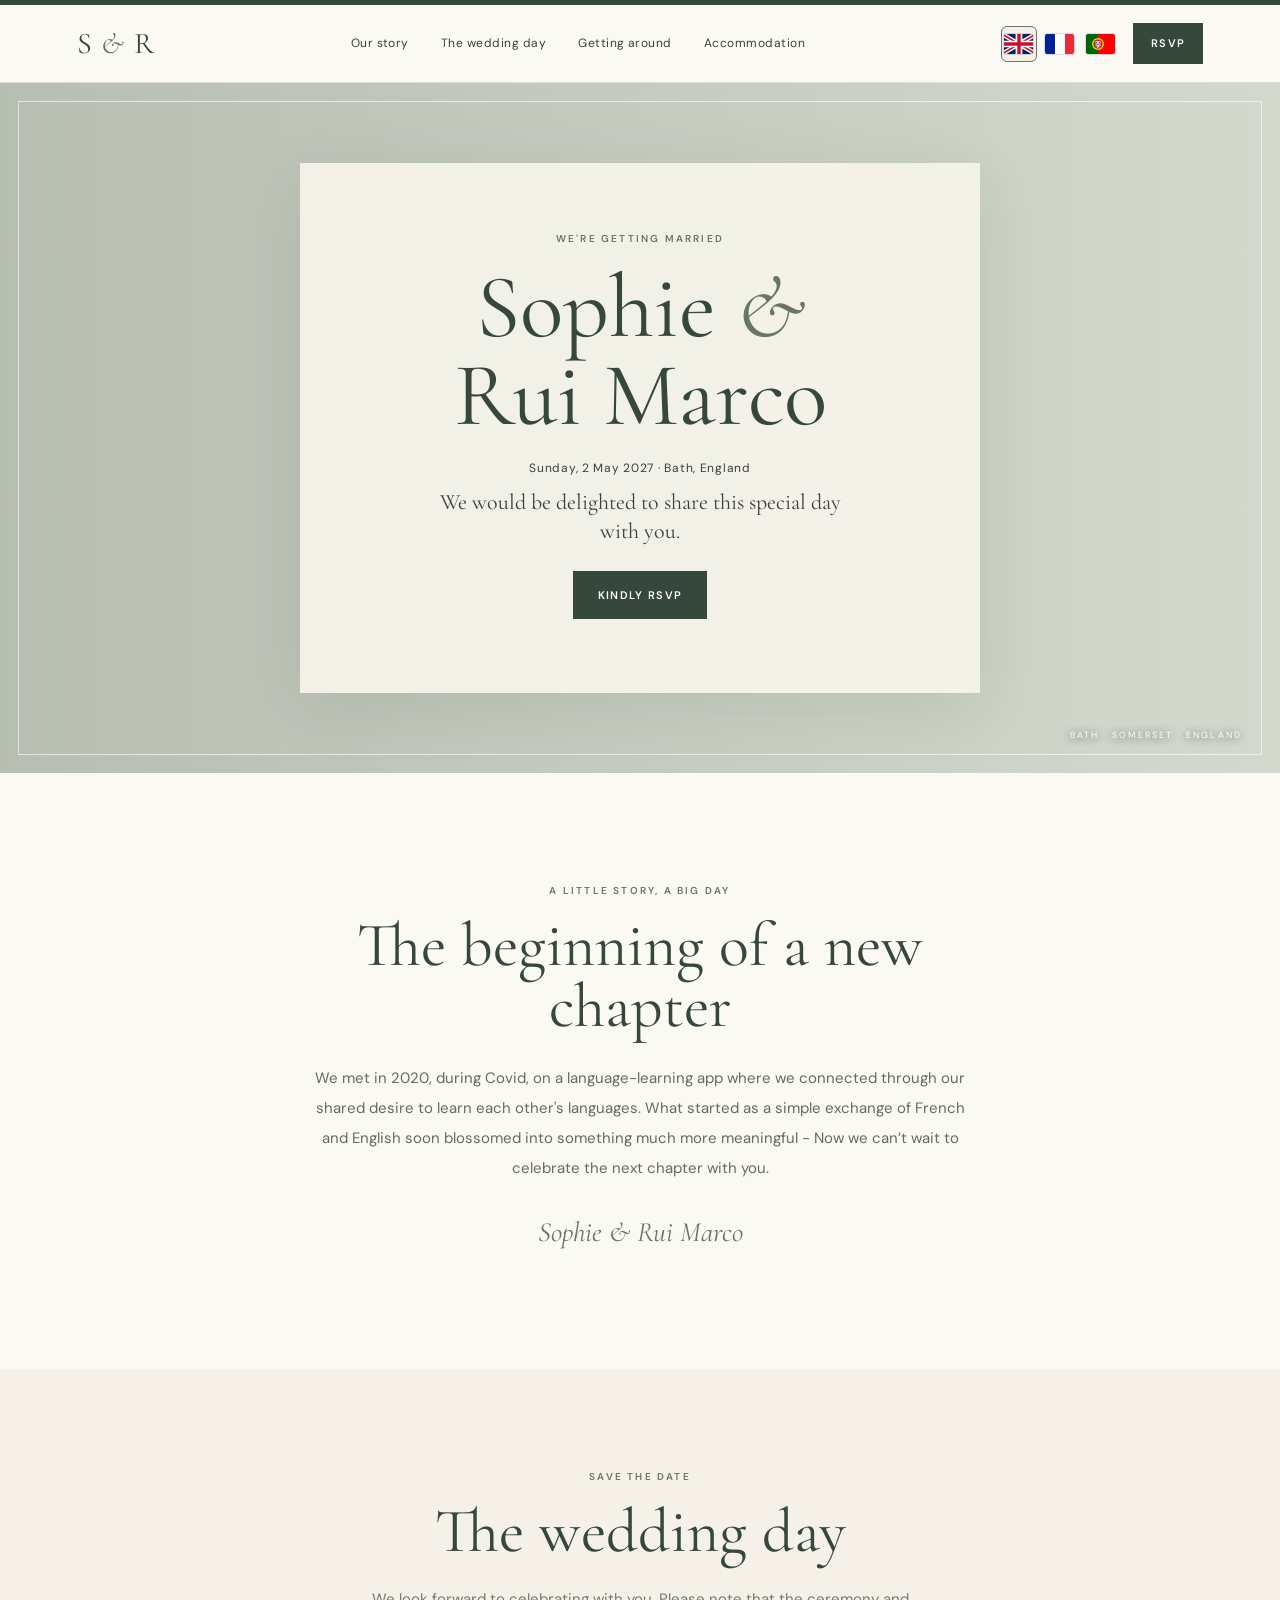
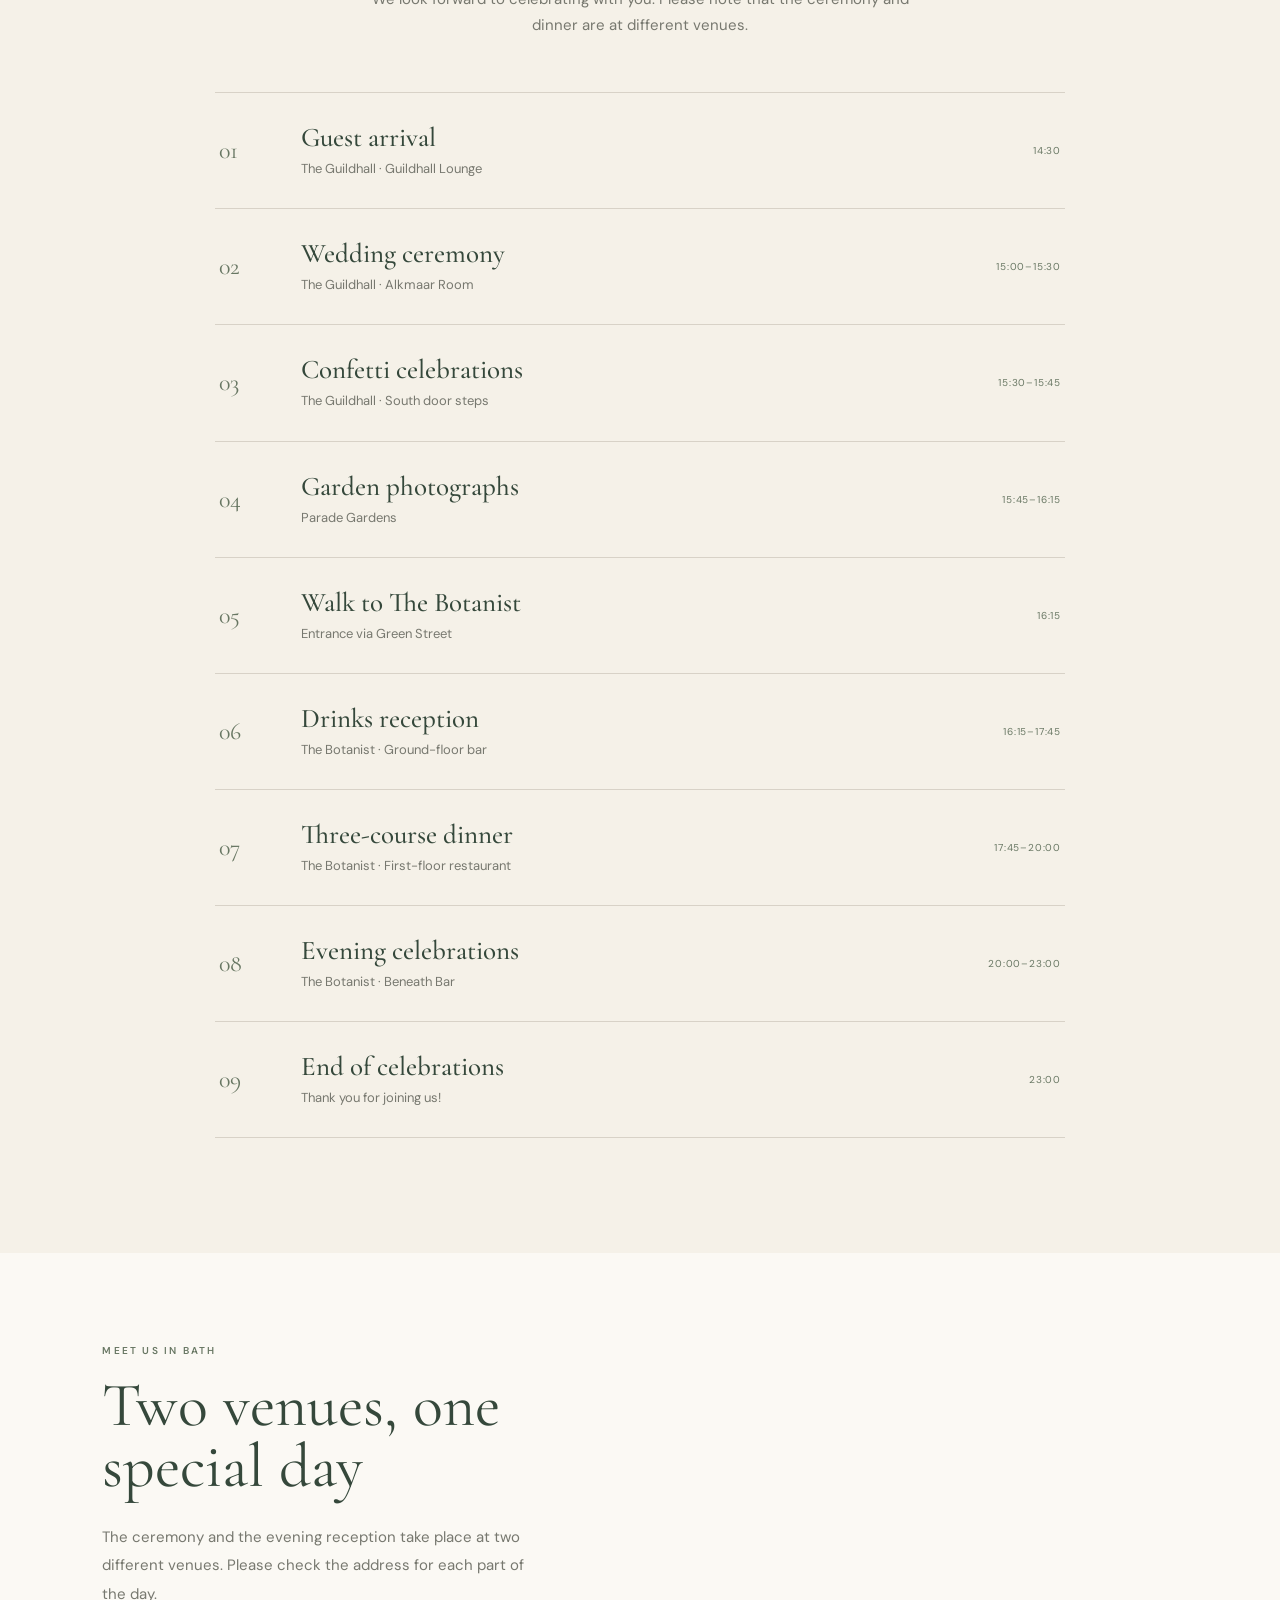
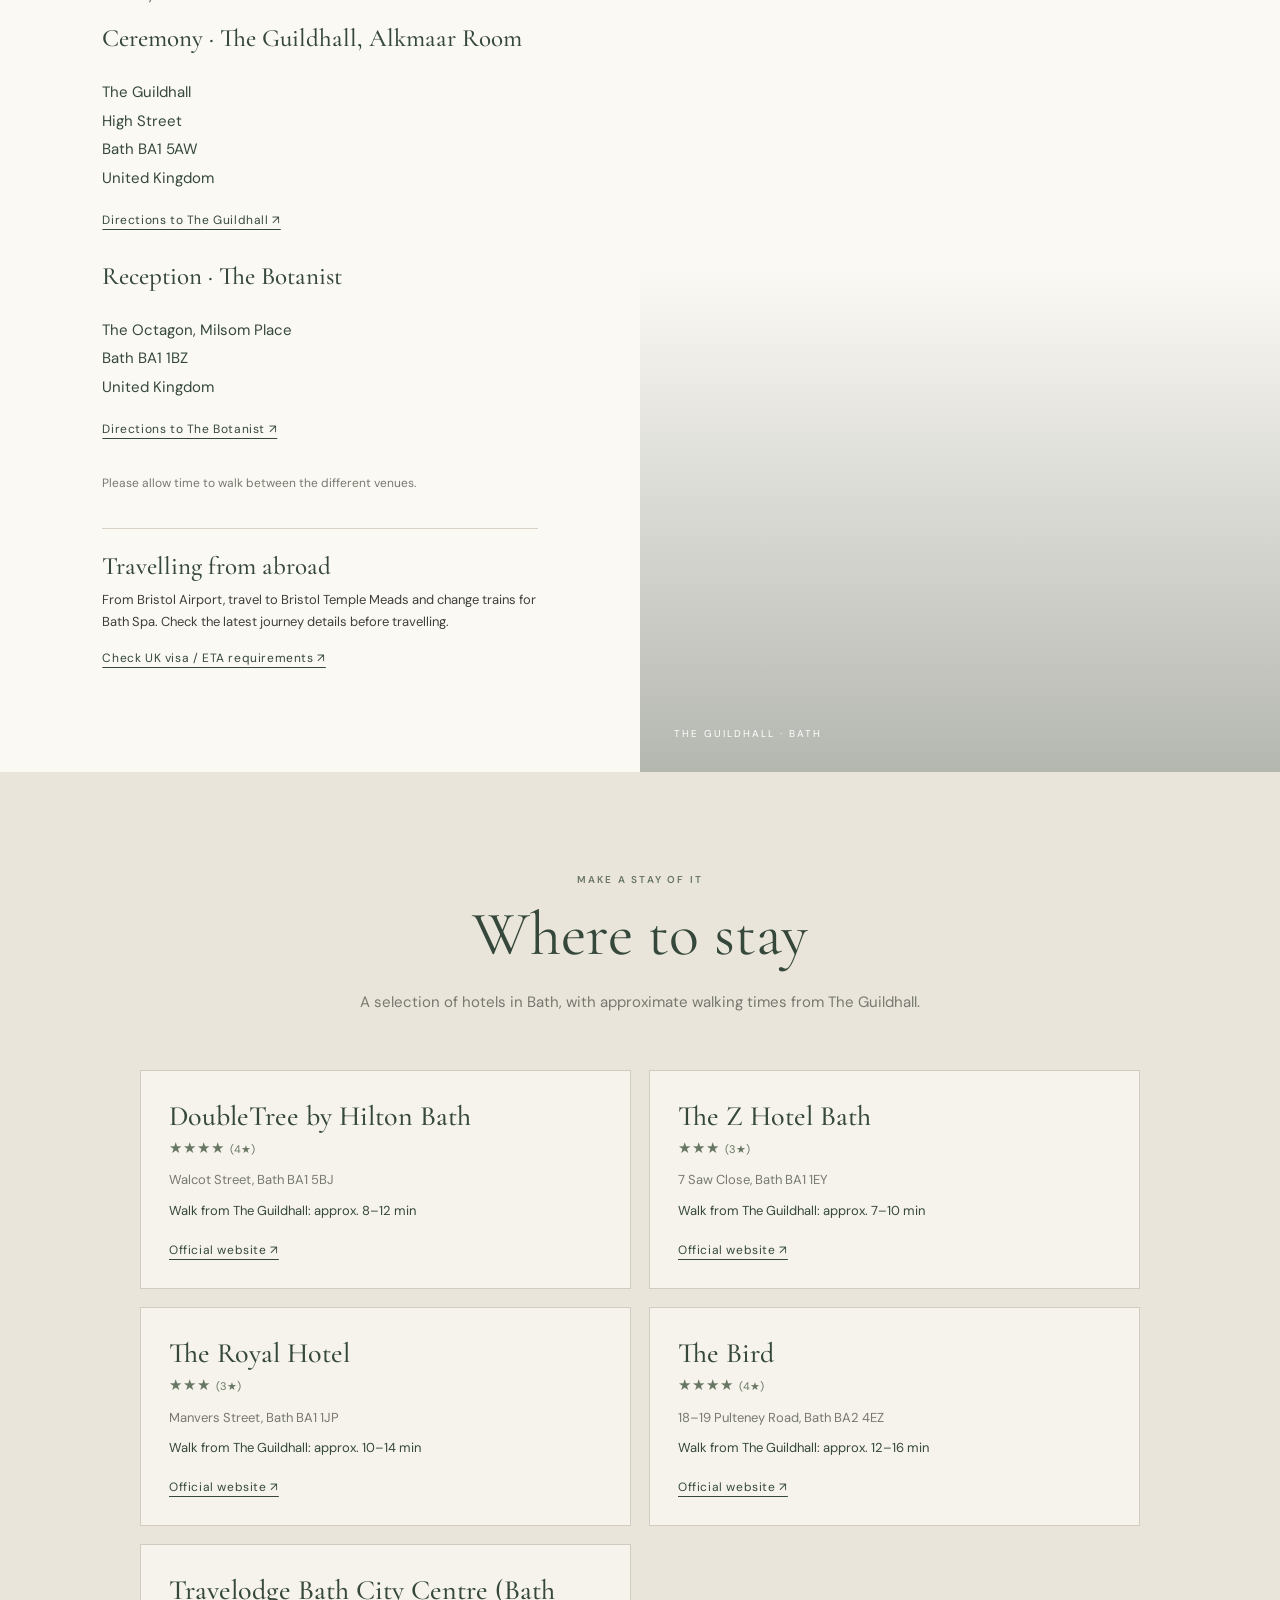
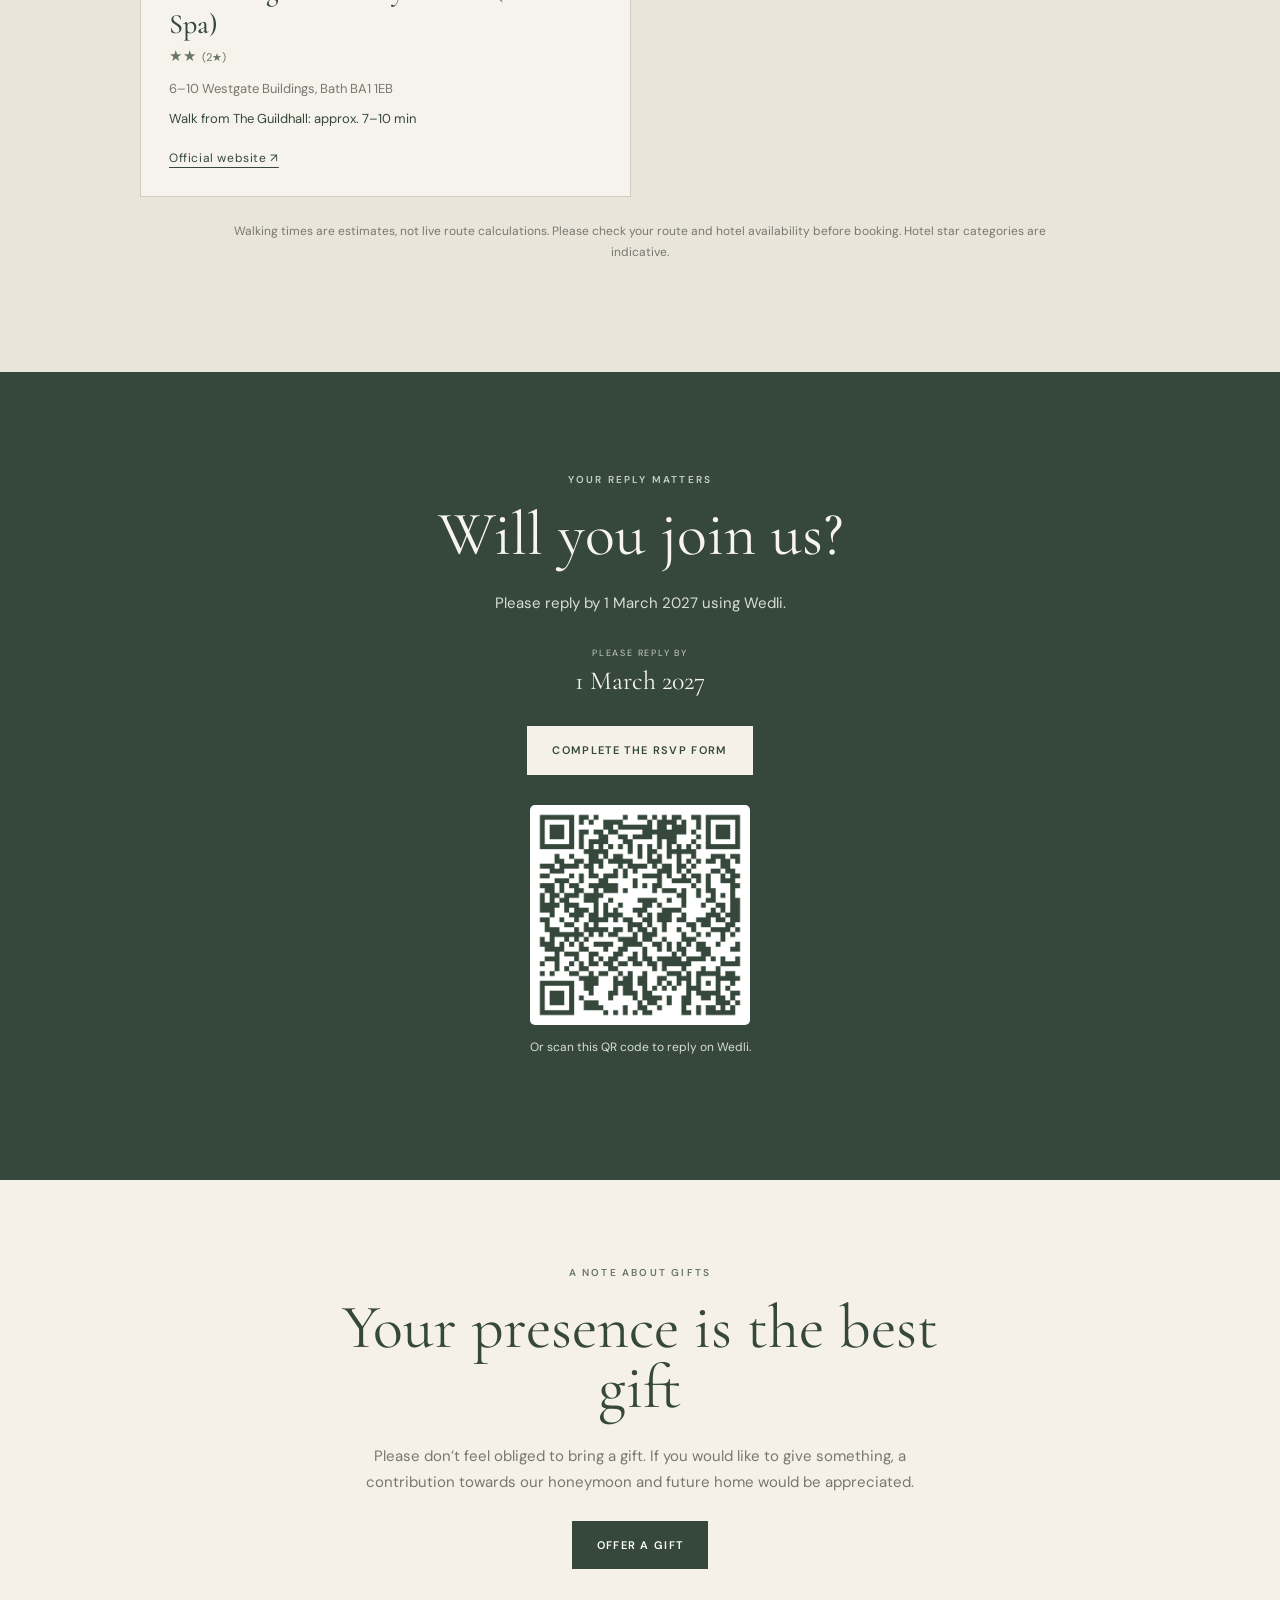
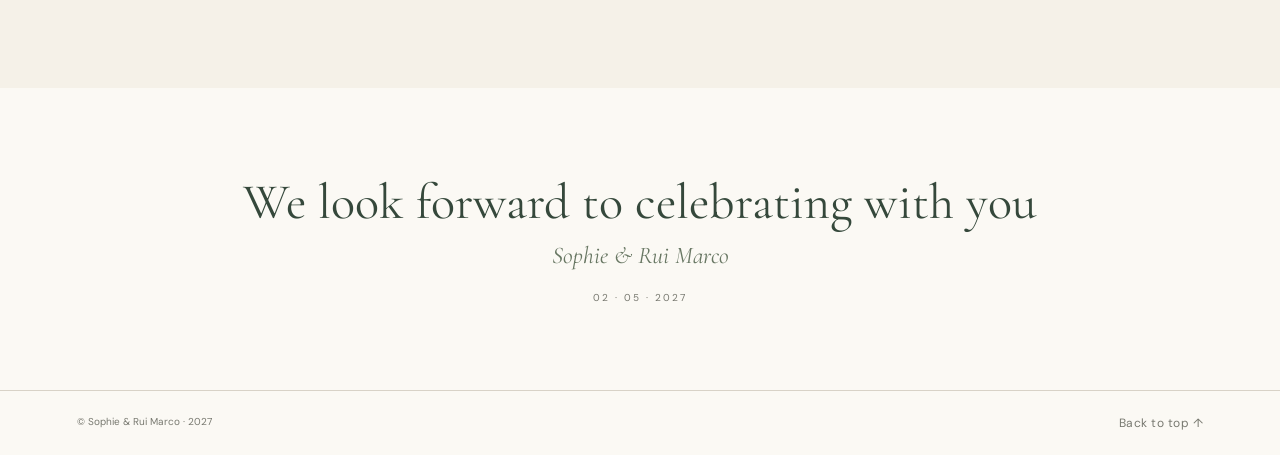
<file: index.html>
<!doctype html>
<html lang="en">
<head>
  <meta charset="utf-8">
  <meta name="viewport" content="width=device-width, initial-scale=1">
  <meta name="theme-color" content="#f5f1e8">
  <meta name="description" content="Sophie & Rui Marco are getting married in Bath, England, on 2 May 2027.">
  <title>Sophie & Rui Marco — 2 May 2027</title>
  <link rel="preconnect" href="https://fonts.googleapis.com">
  <link rel="preconnect" href="https://fonts.gstatic.com" crossorigin>
  <link href="https://fonts.googleapis.com/css2?family=Cormorant+Garamond:wght@400;500;600&family=DM+Sans:wght@400;500;600&display=swap" rel="stylesheet">
  <link rel="stylesheet" href="styles.css">
</head>
<body>
  <div class="topline"></div>
  <header class="site-header">
    <a class="wordmark" href="#home" aria-label="Sophie et Rui Marco — accueil">S <span>&</span> R</a>
    <nav class="desktop-nav" aria-label="Navigation principale">
      <a href="#story" data-i18n="navStory">Notre histoire</a>
      <a href="#day" data-i18n="navDay">Le jour J</a>
      <a href="#travel" data-i18n="navTravel">Venir à Bath</a>
      <a href="#stay" data-i18n="navStay">Hébergement</a>
    </nav>
    <div class="header-actions">
      <div class="language-flags" role="group" aria-label="Choose language" id="languageFlags">
        <button class="flag-button" type="button" data-lang="en" aria-label="English" title="English"><img src="assets/flags/gb.svg" alt="" aria-hidden="true" width="30" height="20"></button>
        <button class="flag-button" type="button" data-lang="fr" aria-label="Français" title="Français"><img src="assets/flags/fr.svg" alt="" aria-hidden="true" width="30" height="20"></button>
        <button class="flag-button" type="button" data-lang="pt" aria-label="Português (Portugal)" title="Português (Portugal)"><img src="assets/flags/pt.svg" alt="" aria-hidden="true" width="30" height="20"></button>
      </div>
      <a class="button button-small" href="#rsvp" data-i18n="navRsvp">RSVP</a>
    </div>
  </header>

  <main>
    <section class="hero" id="home">
      <div class="hero-image" role="img" aria-label="Architecture géorgienne de Bath"></div>
      <div class="hero-content">
        <p class="eyebrow" data-i18n="eyebrow">NOUS NOUS MARIONS</p>
        <h1>Sophie <em>&</em><br>Rui Marco</h1>
        <p class="hero-date" data-i18n="date">Dimanche 2 mai 2027 · Bath, Angleterre</p>
        <p class="hero-intro" data-i18n="heroIntro">We would be delighted to share this special day with you.</p>
        <a class="button" href="#rsvp" data-i18n="heroButton">Confirmer ma présence</a>
      </div>
      <div class="hero-caption">BATH · SOMERSET · ENGLAND</div>
    </section>

    <section class="intro section-narrow" id="story">
      <p class="eyebrow" data-i18n="storyEyebrow">UNE PETITE HISTOIRE, UN GRAND JOUR</p>
      <h2 data-i18n="storyTitle">Le début d'un nouveau chapitre</h2>
      <p class="body-copy" data-i18n="storyText">Certaines journées deviennent des souvenirs pour toute une vie. Le 2 mai 2027, nous nous retrouverons à Bath pour célébrer notre mariage entourés des personnes qui comptent le plus pour nous. Nous avons hâte de partager ce moment avec vous.</p>
      <div class="signature">Sophie & Rui Marco</div>
    </section>

    <section class="day-section" id="day">
      <div class="section-heading">
        <p class="eyebrow" data-i18n="dayEyebrow">À VOS AGENDAS</p>
        <h2 data-i18n="dayTitle">Le jour du mariage</h2>
        <p data-i18n="dayIntro">Les détails pratiques seront mis à jour ici dès qu'ils seront confirmés.</p>
      </div>
      <div class="timeline">
<article class="timeline-item"><span class="timeline-number">01</span><div><h3 data-i18n="arrivalTitle"></h3><p data-i18n="arrivalText"></p></div><span class="timeline-time">14:30</span></article>
<article class="timeline-item"><span class="timeline-number">02</span><div><h3 data-i18n="ceremonyTitle"></h3><p data-i18n="ceremonyText"></p></div><span class="timeline-time">15:00–15:30</span></article>
<article class="timeline-item"><span class="timeline-number">03</span><div><h3 data-i18n="confettiTitle"></h3><p data-i18n="confettiText"></p></div><span class="timeline-time">15:30–15:45</span></article>
<article class="timeline-item"><span class="timeline-number">04</span><div><h3 data-i18n="photosTitle"></h3><p data-i18n="photosText"></p></div><span class="timeline-time">15:45–16:15</span></article>
<article class="timeline-item"><span class="timeline-number">05</span><div><h3 data-i18n="walkBotanistTitle"></h3><p data-i18n="walkBotanistText"></p></div><span class="timeline-time">16:15</span></article>
<article class="timeline-item"><span class="timeline-number">06</span><div><h3 data-i18n="receptionTitle"></h3><p data-i18n="receptionText"></p></div><span class="timeline-time">16:15–17:45</span></article>
<article class="timeline-item"><span class="timeline-number">07</span><div><h3 data-i18n="dinnerTitle"></h3><p data-i18n="dinnerText"></p></div><span class="timeline-time">17:45–20:00</span></article>
<article class="timeline-item"><span class="timeline-number">08</span><div><h3 data-i18n="partyTitle"></h3><p data-i18n="partyText"></p></div><span class="timeline-time">20:00–23:00</span></article>
<article class="timeline-item"><span class="timeline-number">09</span><div><h3 data-i18n="endTitle"></h3><p data-i18n="endText"></p></div><span class="timeline-time">23:00</span></article>
      </div>
    </section>

    <section class="venue-section" id="travel">
      <div class="venue-copy">
        <p class="eyebrow" data-i18n="venueEyebrow">RENDEZ-VOUS À BATH</p>
        <h2 data-i18n="venueTitle">Un lieu chargé d'histoire</h2>
        <p data-i18n="venueText">The ceremony and the evening reception take place at two different venues. Please check the address for each part of the day.</p>
        <h3 data-i18n="ceremonyVenue">Ceremony · The Guildhall, Alkmaar Room</h3>
        <address>The Guildhall<br>High Street<br>Bath BA1 5AW<br>United Kingdom</address>
        <a class="text-link" href="https://www.google.com/maps/dir/?api=1&destination=The+Guildhall%2C+High+Street%2C+Bath+BA1+5AW%2C+UK" target="_blank" rel="noopener noreferrer" data-i18n="guildhallDirections">Directions to The Guildhall ↗</a>
        <h3 data-i18n="receptionVenue" style="margin-top:28px">Reception · The Botanist</h3>
        <address>The Octagon, Milsom Place<br>Bath BA1 1BZ<br>United Kingdom</address>
        <a class="text-link" href="https://www.google.com/maps/dir/?api=1&destination=The+Botanist%2C+The+Octagon%2C+Milsom+Place%2C+Bath+BA1+1BZ" target="_blank" rel="noopener noreferrer" data-i18n="botanistDirections">Directions to The Botanist ↗</a>
        <p class="small-note" data-i18n="travelNote">The ceremony and reception are at different venues. Please allow time to travel between them.</p>
        <div class="travel-advice"><h3 data-i18n="travelTitle">Travelling from abroad</h3><p data-i18n="travelText">From Bristol Airport, travel to Bristol Temple Meads and change trains for Bath Spa. Check the latest journey details before travelling.</p><p><a class="text-link" href="https://www.gov.uk/check-uk-visa" target="_blank" rel="noopener noreferrer" data-i18n="visaLink">Check UK visa / ETA requirements ↗</a></p></div>
      </div>
      <a class="venue-image" href="https://www.google.com/maps/search/?api=1&query=The+Guildhall+Bath" target="_blank" rel="noopener noreferrer" aria-label="Voir le Guildhall sur la carte">
        <span class="image-label">THE GUILDHALL · BATH</span>
      </a>
    </section>

    <section class="stay-section" id="stay">
      <div class="section-heading">
        <p class="eyebrow" data-i18n="stayEyebrow">PROLONGER LE SÉJOUR</p>
        <h2 data-i18n="stayTitle">Où dormir ?</h2>
        <p data-i18n="stayIntro">Bath se découvre aussi à pied. Nous ajouterons ici quelques suggestions d'hébergement à proximité du lieu.</p>
      </div>
      <div class="hotels-grid"><article class="hotel-card"><div><h3>DoubleTree by Hilton Bath</h3><span class="hotel-stars">★★★★ <span>(4★)</span></span><p>Walcot Street, Bath BA1 5BJ</p><p class="hotel-walk"><span data-i18n="walkLabel"></span> 8–12 min</p></div><a class="text-link" href="https://www.hilton.com/en/hotels/bathndi-doubletree-bath/" target="_blank" rel="noopener noreferrer" data-i18n="hotelLink"></a></article>
<article class="hotel-card"><div><h3>The Z Hotel Bath</h3><span class="hotel-stars">★★★ <span>(3★)</span></span><p>7 Saw Close, Bath BA1 1EY</p><p class="hotel-walk"><span data-i18n="walkLabel"></span> 7–10 min</p></div><a class="text-link" href="https://www.thezhotels.com/hotels/bath/" target="_blank" rel="noopener noreferrer" data-i18n="hotelLink"></a></article>
<article class="hotel-card"><div><h3>The Royal Hotel</h3><span class="hotel-stars">★★★ <span>(3★)</span></span><p>Manvers Street, Bath BA1 1JP</p><p class="hotel-walk"><span data-i18n="walkLabel"></span> 10–14 min</p></div><a class="text-link" href="https://royalhotelbath.co.uk/" target="_blank" rel="noopener noreferrer" data-i18n="hotelLink"></a></article>
<article class="hotel-card"><div><h3>The Bird</h3><span class="hotel-stars">★★★★ <span>(4★)</span></span><p>18–19 Pulteney Road, Bath BA2 4EZ</p><p class="hotel-walk"><span data-i18n="walkLabel"></span> 12–16 min</p></div><a class="text-link" href="https://www.thebirdbath.co.uk/" target="_blank" rel="noopener noreferrer" data-i18n="hotelLink"></a></article>
<article class="hotel-card"><div><h3>Travelodge Bath City Centre (Bath Spa)</h3><span class="hotel-stars">★★ <span>(2★)</span></span><p>6–10 Westgate Buildings, Bath BA1 1EB</p><p class="hotel-walk"><span data-i18n="walkLabel"></span> 7–10 min</p></div><a class="text-link" href="https://www.travelodge.co.uk/hotels/629/Bath-City-Centre-Bath-Spa-hotel" target="_blank" rel="noopener noreferrer" data-i18n="hotelLink"></a></article></div><p class="hotel-disclaimer" data-i18n="hotelDisclaimer"></p>
    </section>

    <section class="rsvp-section" id="rsvp">
      <div class="rsvp-inner">
        <p class="eyebrow" data-i18n="rsvpEyebrow">VOTRE RÉPONSE COMPTE</p>
        <h2 data-i18n="rsvpTitle">Serez-vous des nôtres ?</h2>
        <p data-i18n="rsvpText">Please reply by 1 February 2027 using our online form. You will be asked about attendance, meal choice, allergies and any access or other requirements.</p>
        <div class="deadline"><span data-i18n="deadlineLabel">DATE LIMITE DE RÉPONSE</span><strong data-i18n="deadlineDate">1 February 2027</strong></div>
        <a class="button button-light" id="rsvpButton" href="https://app.wedli.co.uk/rsvp?token=01e6b1a32417" target="_blank" rel="noopener noreferrer" data-i18n="rsvpButton">Complete the RSVP form</a>
        <div class="qr-wrap"><img src="assets/wedli-rsvp-qr.png" alt="QR code Wedli RSVP" width="260" height="260"><p data-i18n="qrInstruction"></p></div>
      </div>
    </section>

    <section class="gift-section">
      <div class="section-heading">
        <p class="eyebrow" data-i18n="giftEyebrow">A NOTE ABOUT GIFTS</p>
        <h2 data-i18n="giftTitle">Your presence is the best gift</h2>
        <p data-i18n="giftText">Please don’t feel obliged to bring a gift. If you would like to give something, a contribution towards our future together would be appreciated.</p>
        <br>
        <a class="button" data-i18n="giftButton" href="https://www.weddingshop.com/giftlist/wed2besophandrui" target="_blank" rel="noopener noreferrer">Offer a gift</a>
      </div>
    </section>

    <section class="closing">
      <h2 data-i18n="closingTitle">Au plaisir de vous retrouver</h2>
      <p>Sophie & Rui Marco</p>
      <span class="closing-date">02 · 05 · 2027</span>
    </section>
  </main>

  <footer class="site-footer">
    <span>© Sophie & Rui Marco · 2027</span>
    <a href="#home" data-i18n="backTop">Retour en haut ↑</a>
  </footer>
  <script src="script.js"></script>
</body>
</html>
</file>
<file: styles.css>
:root {
  --ivory: #f5f1e8;
  --paper: #fbf9f4;
  --sage: #d9dfd2;
  --sage-dark: #687763;
  --forest: #35483b;
  --beige: #e7dbcb;
  --ink: #3d4038;
  --muted: #77786f;
  --line: #d8d2c7;
  --serif: "Cormorant Garamond", Georgia, serif;
  --sans: "DM Sans", Arial, sans-serif;
}
* { box-sizing: border-box; }
html { scroll-behavior: smooth; scroll-padding-top: 84px; }
body { margin: 0; background: var(--paper); color: var(--ink); font-family: var(--sans); font-size: 15px; line-height: 1.7; }
a { color: inherit; }
.topline { height: 5px; background: var(--forest); }
.site-header { height: 78px; padding: 0 clamp(20px, 6vw, 88px); display: flex; align-items: center; justify-content: space-between; gap: 24px; background: rgba(251,249,244,.96); border-bottom: 1px solid rgba(216,210,199,.7); position: sticky; top: 0; z-index: 20; backdrop-filter: blur(12px); }
.wordmark { text-decoration: none; font-family: var(--serif); font-size: 30px; letter-spacing: .04em; color: var(--forest); white-space: nowrap; }
.wordmark span { font-style: italic; color: var(--sage-dark); }
.desktop-nav { display: flex; gap: clamp(16px, 2.5vw, 36px); }
.desktop-nav a, .site-footer a { text-decoration: none; font-size: 12px; letter-spacing: .04em; }
.desktop-nav a:hover, .site-footer a:hover, .text-link:hover { color: var(--sage-dark); }
.header-actions { display: flex; align-items: center; gap: 14px; }
.lang-switch { border: 0; background: transparent; color: var(--forest); font: 600 12px var(--sans); cursor: pointer; padding: 8px; letter-spacing: .1em; }
.button { display: inline-flex; justify-content: center; align-items: center; padding: 14px 24px; border: 1px solid var(--forest); background: var(--forest); color: white; text-decoration: none; font-size: 11px; font-weight: 600; letter-spacing: .12em; text-transform: uppercase; transition: background .2s, transform .2s; }
.button:hover { background: #26372c; transform: translateY(-1px); }
.button-small { padding: 10px 17px; }
.hero { min-height: 690px; position: relative; display: grid; place-items: center; overflow: hidden; background: var(--sage); }
.hero-image { position: absolute; inset: 0; background: linear-gradient(90deg, rgba(29,42,32,.18), rgba(29,42,32,.03)), url("https://avccxlqtlq.cloudimg.io/https://citydays.com/blog-assets/media/images/bath-510544_1920.max-1920x1080.jpg") center 48%/cover;  }
.hero::after { content: ""; position: absolute; inset: 18px; border: 1px solid rgba(255,255,255,.6); pointer-events: none; }
.hero-content { position: relative; z-index: 1; text-align: center; width: min(680px, 90%); padding: 68px 28px 74px; background: rgba(248,245,237,.9); box-shadow: 0 15px 60px rgba(34,43,34,.09); }
.eyebrow { font-size: 10px; letter-spacing: .22em; line-height: 1.6; font-weight: 600; color: var(--sage-dark); margin: 0 0 17px; }
h1, h2, h3, p { margin-top: 0; }
h1, h2 { font-family: var(--serif); font-weight: 400; line-height: .98; color: var(--forest); }
h1 { font-size: clamp(54px, 8vw, 90px); margin: 0 0 18px; }
h1 em { font-weight: 400; color: var(--sage-dark); }
.ornament { display: flex; align-items: center; justify-content: center; gap: 13px; color: var(--sage-dark); font-size: 21px; margin: 16px auto; }
.ornament span { display: block; height: 1px; width: 42px; background: #b9c1b1; }
.hero-date { font-size: 12px; letter-spacing: .06em; margin: 18px 0 10px; }
.hero-intro { font-family: var(--serif); font-size: 22px; margin: 0 auto 25px; max-width: 420px; line-height: 1.3; }
.hero-caption { position: absolute; z-index: 2; bottom: 30px; right: 38px; color: white; text-shadow: 0 1px 8px #333; font-size: 9px; letter-spacing: .24em; }
.section-narrow { max-width: 790px; margin: 0 auto; padding: 110px 28px 120px; text-align: center; }
h2 { font-size: clamp(42px, 5vw, 62px); margin: 0 0 25px; }
.body-copy { max-width: 650px; margin: 0 auto; color: #686960; font-size: 15px; line-height: 2; }
.signature { margin-top: 32px; font: italic 28px var(--serif); color: var(--sage-dark); }
.day-section { padding: 100px 24px 115px; background: var(--ivory); }
.section-heading { max-width: 690px; text-align: center; margin: 0 auto 54px; }
.section-heading > p:not(.eyebrow) { color: var(--muted); max-width: 560px; margin: 0 auto; }
.timeline { max-width: 850px; margin: 0 auto; border-top: 1px solid var(--line); }
.timeline-item { display: grid; grid-template-columns: 58px 1fr auto; gap: 24px; align-items: center; padding: 28px 4px; border-bottom: 1px solid var(--line); }
.timeline-number { color: var(--sage-dark); font: 24px var(--serif); }
.timeline-item h3, .stay-card h3 { font: 500 27px var(--serif); color: var(--forest); margin: 0 0 4px; }
.timeline-item p, .stay-card p { margin: 0; color: var(--muted); font-size: 13px; }
.timeline-time { color: var(--sage-dark); font-size: 10px; letter-spacing: .08em; text-transform: uppercase; white-space: nowrap; }
.venue-section { display: grid; grid-template-columns: 1fr 1fr; min-height: 570px; background: var(--paper); }
.venue-copy { padding: 90px clamp(28px, 8vw, 115px); align-self: center; }
.venue-copy h2 { max-width: 450px; }
.venue-copy > p:not(.eyebrow) { color: var(--muted); line-height: 1.9; }
address { font-style: normal; line-height: 1.9; margin: 25px 0 15px; color: var(--forest); }
.text-link { font-size: 12px; letter-spacing: .05em; color: var(--forest); text-underline-offset: 5px; }
.small-note { margin-top: 30px; font-size: 12px; }
.venue-image { position: relative; display: block; min-height: 440px; text-decoration: none; background: linear-gradient(0deg, rgba(31,44,33,.32), transparent 45%), url("https://www.wedmagazine.co.uk/content/directory/Wedding-Venues-Bath-the-Guildhall.jpg") center/cover; }
.image-label { position: absolute; bottom: 30px; left: 34px; color: white; font-size: 10px; letter-spacing: .2em; }
.stay-section { padding: 100px 24px 110px; background: #e9e5da; }
.stay-card { max-width: 720px; margin: 0 auto; padding: 28px 34px; border: 1px solid #d1ccbf; display: flex; gap: 24px; align-items: center; background: rgba(251,249,244,.55); }
.stay-icon { font: 42px var(--serif); color: var(--sage-dark); }
.rsvp-section { padding: 100px 24px 110px; background: var(--forest); color: #f8f5ed; text-align: center; }
.rsvp-inner { max-width: 650px; margin: 0 auto; }
.rsvp-section .eyebrow { color: #c7d0c0; }
.rsvp-section h2 { color: #f8f5ed; }
.rsvp-section p { color: #d9ded5; max-width: 560px; margin-left: auto; margin-right: auto; }
.deadline { margin: 30px auto; display: flex; flex-direction: column; gap: 4px; }
.deadline span { font-size: 9px; letter-spacing: .2em; color: #c7d0c0; }
.deadline strong { font: 26px var(--serif); font-weight: 400; }
.button-light { background: var(--ivory); color: var(--forest); border-color: var(--ivory); }
.button-light:hover { background: white; }
.form-note { margin-top: 18px !important; font-size: 11px; opacity: .75; }
.closing { text-align: center; padding: 90px 20px 80px; }
.closing h2 { font-size: clamp(36px, 4vw, 50px); margin-bottom: 14px; }
.closing p { font: italic 24px var(--serif); color: var(--sage-dark); margin-bottom: 14px; }
.closing-date { font-size: 10px; letter-spacing: .2em; color: var(--muted); }
.site-footer { display: flex; justify-content: space-between; padding: 22px clamp(20px, 6vw, 88px); border-top: 1px solid var(--line); font-size: 10px; color: var(--muted); }
@media (max-width: 760px) {
  .site-header { height: 68px; padding: 0 18px; gap: 10px; }
  .desktop-nav { display: none; }
  .wordmark { font-size: 27px; }
  .hero { min-height: 620px; }
  .hero-content { padding: 55px 18px; }
  .hero::after { inset: 10px; }
  .hero-caption { right: 18px; bottom: 20px; font-size: 8px; }
  .section-narrow { padding: 80px 24px 90px; }
  .day-section, .stay-section, .rsvp-section { padding: 78px 20px 84px; }
  .timeline-item { grid-template-columns: 34px 1fr; gap: 12px; }
  .timeline-time { grid-column: 2; }
  .venue-section { grid-template-columns: 1fr; }
  .venue-copy { padding: 75px 28px; }
  .venue-image { min-height: 330px; }
  .stay-card { padding: 22px; align-items: flex-start; }
  .site-footer { gap: 15px; flex-wrap: wrap; }
}
@media (prefers-reduced-motion: reduce) { html { scroll-behavior: auto; } *, *::before, *::after { transition-duration: .01ms !important; } }
.travel-advice { margin-top: 34px; padding-top: 22px; border-top: 1px solid var(--line); }
.travel-advice h3, .venue-copy h3 { font: 500 25px var(--serif); color: var(--forest); margin-bottom: 8px; }
.travel-advice p { font-size: 13px; }
.gift-section { padding: 85px 24px 65px; background: var(--ivory); }

/* Trilingual selector, accommodation and RSVP */
.lang-switch { background: transparent; border: 1px solid var(--line); border-radius: 3px; padding: 9px 10px; font: 600 12px var(--sans); color: var(--forest); cursor: pointer; }
.sr-only { position: absolute; width: 1px; height: 1px; padding: 0; margin: -1px; overflow: hidden; clip: rect(0,0,0,0); white-space: nowrap; border: 0; }
.hotels-grid { max-width: 1000px; margin: auto; display: grid; grid-template-columns: repeat(2,minmax(0,1fr)); gap: 18px; }
.hotel-card { display: flex; flex-direction: column; justify-content: space-between; gap: 18px; padding: 28px; border: 1px solid #d1ccbf; background: rgba(251,249,244,.72); }
.hotel-card h3 { font: 500 28px var(--serif); color: var(--forest); margin: 0 0 3px; }
.hotel-card p { font-size: 13px; color: var(--muted); margin: 8px 0 0; }
.hotel-stars { font-size: 15px; color: var(--sage-dark); letter-spacing: .06em; }
.hotel-stars span { font-size: 11px; letter-spacing: normal; }
.hotel-walk { color: var(--forest) !important; }
.hotel-disclaimer { max-width: 850px; margin: 24px auto 0; text-align: center; font-size: 12px; color: var(--muted); }
.qr-wrap { margin: 30px auto 0; }
.qr-wrap img { display: block; width: 220px; height: auto; margin: 0 auto; padding: 8px; background: white; border-radius: 5px; }
.qr-wrap p { font-size: 12px; margin-top: 12px; }
@media(max-width:760px) { .hotels-grid { grid-template-columns: 1fr; } .hotel-card { padding: 23px; } .header-actions { gap: 8px; } .lang-switch { padding: 8px 5px; } }

/* Language selection with flags */
.language-flags { display: flex; align-items: center; gap: 5px; flex-shrink: 0; }
.flag-button { display: inline-flex; justify-content: center; align-items: center; width: 36px; height: 36px; padding: 3px; border: 1px solid transparent; border-radius: 6px; background: transparent; font-size: 23px; line-height: 1; cursor: pointer; transition: background .2s, border-color .2s; }
.flag-button:hover { background: var(--ivory); }
.flag-button.is-active { border-color: var(--sage-dark); background: var(--ivory); }
.flag-button:focus-visible { outline: 2px solid var(--forest); outline-offset: 2px; }
@media (max-width: 420px) { .flag-button { width: 31px; height: 34px; font-size: 21px; } .language-flags { gap: 2px; } }

.flag-button img { display: block; width: 29px; height: 20px; object-fit: cover; border-radius: 2px; box-shadow: 0 0 0 1px rgba(0,0,0,.12); }
</file>
